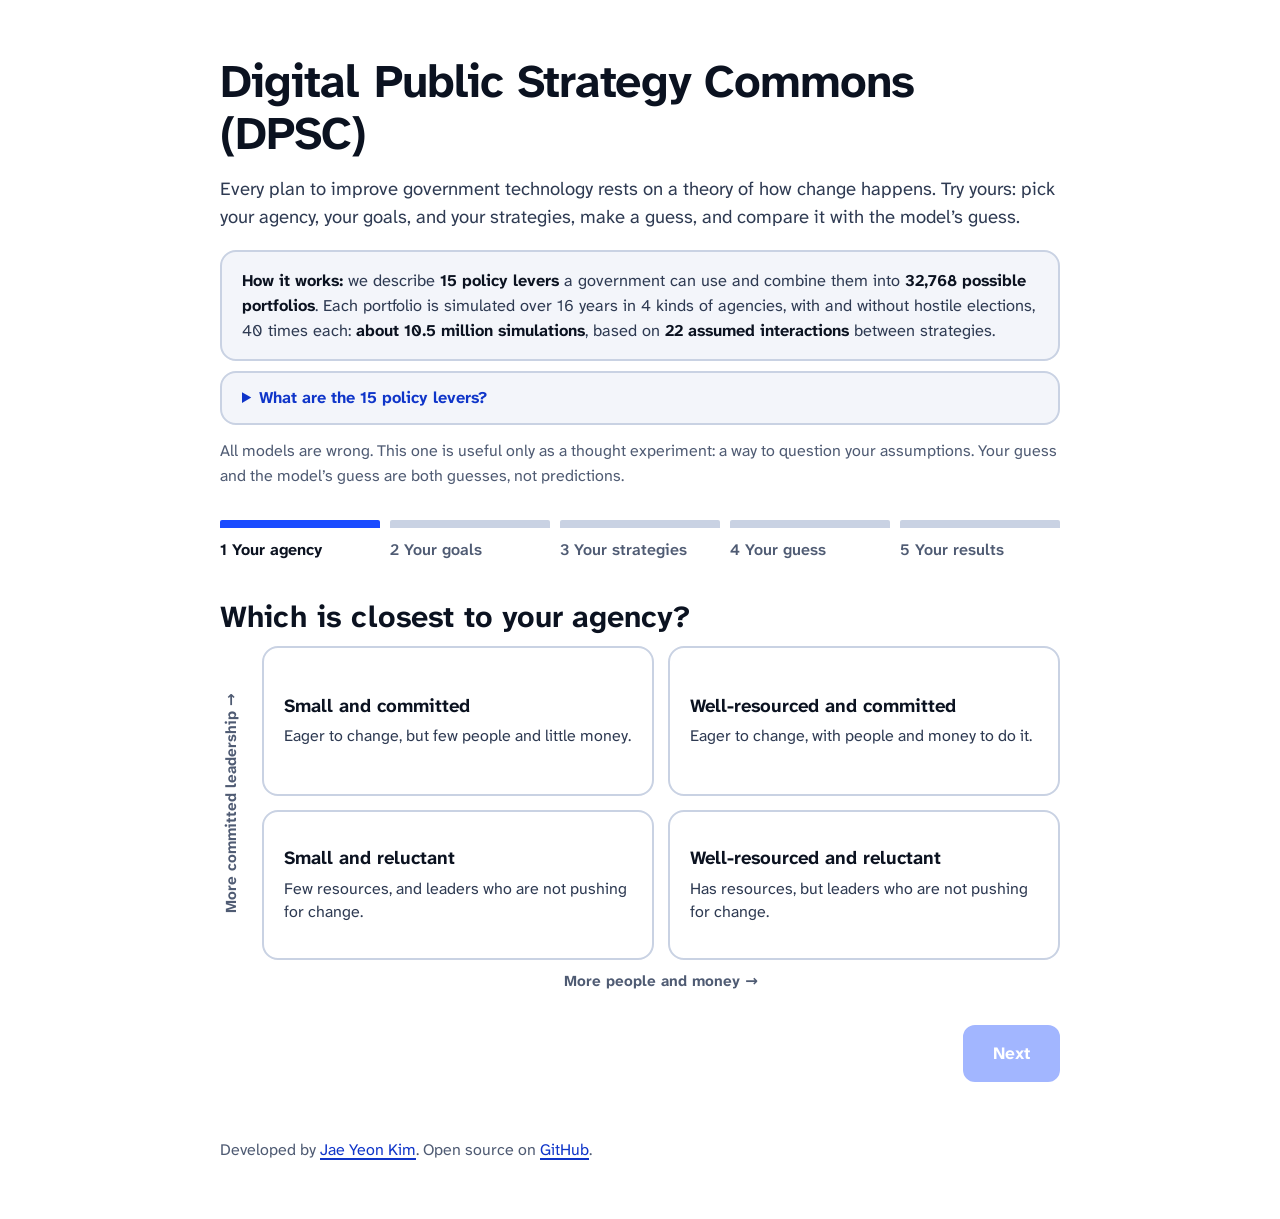
<file: docs/index.html>
<!doctype html>
<html lang="en">
<head>
  <meta charset="utf-8">
  <meta name="viewport" content="width=device-width, initial-scale=1">
  <title>Digital Public Strategy Commons (DPSC)</title>
  <meta name="description" content="Pick your agency, your goals, and your strategies. Make a guess, then see what the model suggests.">
  <link rel="preconnect" href="https://fonts.googleapis.com">
  <link rel="preconnect" href="https://fonts.gstatic.com" crossorigin>
  <link href="https://fonts.googleapis.com/css2?family=Atkinson+Hyperlegible+Next:wght@400;600;700&display=swap" rel="stylesheet">
  <link rel="stylesheet" href="assets/style.css">
  <link rel="icon" href="data:image/svg+xml,%3Csvg xmlns='http://www.w3.org/2000/svg' viewBox='0 0 32 32'%3E%3Crect width='32' height='32' rx='7' fill='%232a78d6'/%3E%3Cpath d='M8 22l6-7 4 4 6-9' stroke='white' stroke-width='3' fill='none' stroke-linecap='round' stroke-linejoin='round'/%3E%3C/svg%3E">
</head>
<body>
<main class="page">
  <header class="intro">
    <h1>Digital Public Strategy Commons (DPSC)</h1>
    <p class="lede">Every plan to improve government technology rests on a theory of how change happens. Try yours: pick your agency, your goals, and your strategies, make a guess, and compare it with the model’s guess.</p>
    <p class="method" id="method">How it works: we describe a set of policy levers a government can use, combine them into every possible portfolio, and simulate each one many times based on assumed interactions between strategies.</p>
    <details class="levers-note">
      <summary id="levers-summary">What are the policy levers?</summary>
      <ul id="levers-list"></ul>
    </details>
    <p class="note">All models are wrong. This one is useful only as a thought experiment: a way to question your assumptions. Your guess and the model’s guess are both guesses, not predictions.</p>
  </header>

  <ol class="progress" aria-label="Steps">
    <li data-step="1">Your agency</li>
    <li data-step="2">Your goals</li>
    <li data-step="3">Your strategies</li>
    <li data-step="4">Your guess</li>
    <li data-step="5">Your results</li>
  </ol>

  <section class="step" data-step="1">
    <h2>Which is closest to your agency?</h2>
    <div class="matrix" role="radiogroup" aria-label="Agency type">
      <span class="axis-y">More committed leadership</span>
      <span class="axis-x">More people and money</span>
      <div class="quadrants" id="agencies"></div>
    </div>
  </section>

  <section class="step" data-step="2" hidden>
    <h2>What do you most want to achieve?</h2>
    <p class="hint">Choose one or more.</p>
    <div class="cards" id="goals"></div>
    <h2 class="second-question">How much can you invest?</h2>
    <p class="hint">Every strategy takes time, money, and effort. What you can invest limits how many you can take on.</p>
    <div class="cards" id="levels" role="radiogroup" aria-label="How much you can invest"></div>
    <details class="effort-panel budget-panel" id="budget-panel">
      <summary id="budget-summary">Customize your budget</summary>
      <p class="hint">Budgets and priorities differ by agency. Set your own instead of the three choices above.</p>
      <div class="budget-setting">
        <label for="budget-range"><strong>Effort you can spend</strong><span>Each strategy uses 1 to 4 dots of time, money, and effort.</span></label>
        <div class="range-row"><input type="range" id="budget-range" min="1" max="20" step="1"><output id="budget-value" for="budget-range"></output></div>
      </div>
      <div class="budget-setting">
        <p><strong>How much should spending count against results?</strong></p>
        <div class="effort-choices" id="weight-choices" role="radiogroup" aria-label="How much spending counts"></div>
      </div>
      <button type="button" class="button secondary small-button" id="budget-reset">Use the choice above instead</button>
    </details>
  </section>

  <section class="step" data-step="3" hidden>
    <h2>Which strategies would you try?</h2>
    <p class="hint">Each strategy shows the time, money, and effort it takes. Choose what fits your investment.</p>
    <div class="budget" id="budget" aria-live="polite"></div>
    <details class="effort-panel" id="effort-panel">
      <summary>Adjust effort for your agency</summary>
      <p class="hint">Effort depends on your agency. Passing a law may be routine in one place and nearly impossible in another. These ratings are our starting guesses; change any of them to fit your situation.</p>
      <div id="effort-rows"></div>
      <button type="button" class="button secondary small-button" id="effort-reset">Reset to our starting guesses</button>
    </details>
    <div class="cards strategies" id="strategies"></div>
  </section>

  <section class="step" data-step="4" hidden>
    <h2>How do you think your plan compares?</h2>
    <p class="hint" id="plan-summary"></p>
    <p class="hint">Compared with other plans that use the same number of strategies, how will yours do for each goal?</p>
    <div id="guesses"></div>
  </section>

  <nav class="step-buttons">
    <button type="button" class="button secondary" id="back">Back</button>
    <button type="button" class="button" id="next" disabled>Next</button>
  </nav>
</main>
<footer class="page footer">
  <p>Developed by <a href="https://jaeyk.github.io/">Jae Yeon Kim</a>. Open source on <a href="https://github.com/jaeyk/digital_public_strategy_commons">GitHub</a>.</p>
</footer>
<script type="module" src="assets/steps.js"></script>
</body>
</html>
</file>
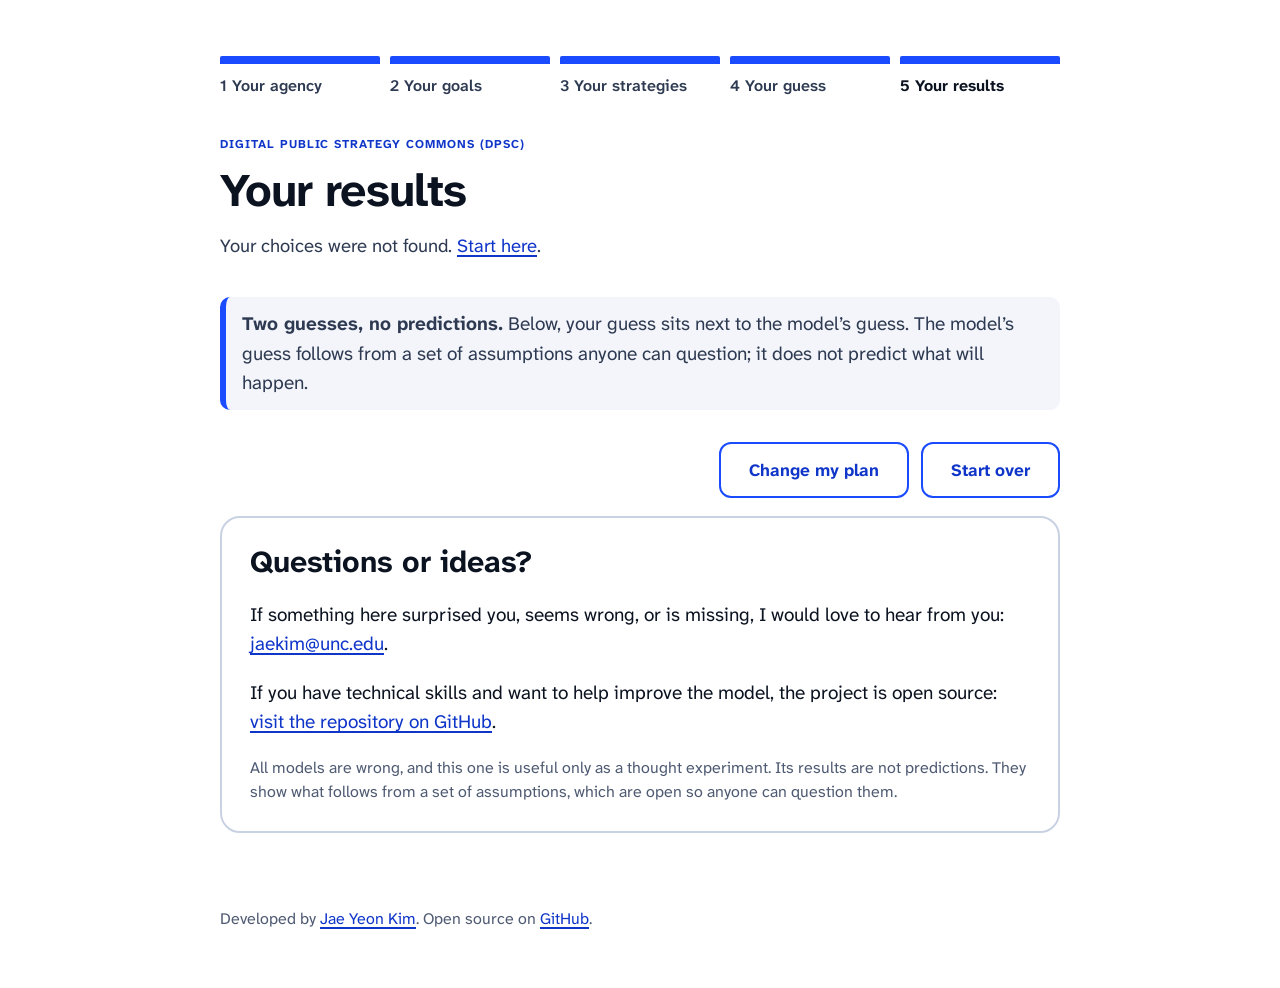
<file: docs/results.html>
<!doctype html>
<html lang="en">
<head>
  <meta charset="utf-8">
  <meta name="viewport" content="width=device-width, initial-scale=1">
  <title>Your results - Digital Public Strategy Commons (DPSC)</title>
  <meta name="description" content="Compare your guess with what the model suggests, and see why.">
  <link rel="preconnect" href="https://fonts.googleapis.com">
  <link rel="preconnect" href="https://fonts.gstatic.com" crossorigin>
  <link href="https://fonts.googleapis.com/css2?family=Atkinson+Hyperlegible+Next:wght@400;600;700&display=swap" rel="stylesheet">
  <link rel="stylesheet" href="assets/style.css">
  <link rel="icon" href="data:image/svg+xml,%3Csvg xmlns='http://www.w3.org/2000/svg' viewBox='0 0 32 32'%3E%3Crect width='32' height='32' rx='7' fill='%232a78d6'/%3E%3Cpath d='M8 22l6-7 4 4 6-9' stroke='white' stroke-width='3' fill='none' stroke-linecap='round' stroke-linejoin='round'/%3E%3C/svg%3E">
</head>
<body>
<main class="page">
  <ol class="progress" aria-label="Steps">
    <li data-step="1" class="done">Your agency</li>
    <li data-step="2" class="done">Your goals</li>
    <li data-step="3" class="done">Your strategies</li>
    <li data-step="4" class="done">Your guess</li>
    <li data-step="5" class="current" aria-current="step">Your results</li>
  </ol>
  <header class="intro">
    <p class="eyebrow"><a href="index.html">Digital Public Strategy Commons (DPSC)</a></p>
    <h1>Your results</h1>
    <p class="lede" id="summary">Working it out...</p>
    <nav class="cost-switch" id="cost-switch" aria-label="How much you can invest"></nav>
    <p class="both-guesses"><strong>Two guesses, no predictions.</strong> Below, your guess sits next to the model’s guess. The model’s guess follows from a set of assumptions anyone can question; it does not predict what will happen.</p>
  </header>

  <div id="results" aria-live="polite"></div>

  <section class="suggestion" id="suggestion" hidden></section>

  <div class="step-buttons">
    <a class="button secondary" id="edit-plan" href="index.html">Change my plan</a>
    <a class="button secondary" href="index.html">Start over</a>
  </div>

  <section class="network" id="network" hidden>
    <h2>How the 15 levers connect</h2>
    <p class="hint">Some strategies need others, some work better together, and some pull against each other. Your plan is filled in. Tap or hover a lever to see its connections.</p>
    <ul class="network-legend" aria-label="Legend">
      <li><svg width="44" height="14" aria-hidden="true"><line x1="2" y1="7" x2="34" y2="7" class="edge needs"/><path d="M34 2 L42 7 L34 12 Z" class="arrow needs"/></svg> needs</li>
      <li><svg width="44" height="14" aria-hidden="true"><line x1="2" y1="7" x2="42" y2="7" class="edge together"/></svg> works better with</li>
      <li><svg width="44" height="14" aria-hidden="true"><line x1="2" y1="7" x2="42" y2="7" class="edge against"/></svg> pulls against</li>
    </ul>
    <div class="network-layout">
      <div class="network-graph" id="network-graph"></div>
      <div class="network-panel" id="network-panel" aria-live="polite"></div>
    </div>
    <h3>Levers that shape all the others</h3>
    <ul class="network-all" id="network-all"></ul>
  </section>

  <section class="closing">
    <h2>Questions or ideas?</h2>
    <p>If something here surprised you, seems wrong, or is missing, I would love to hear from you: <a href="mailto:jaekim@unc.edu?subject=Digital%20Public%20Strategy%20Commons">jaekim@unc.edu</a>.</p>
    <p>If you have technical skills and want to help improve the model, the project is open source: <a href="https://github.com/jaeyk/digital_public_strategy_commons">visit the repository on GitHub</a>.</p>
    <p class="note">All models are wrong, and this one is useful only as a thought experiment. Its results are not predictions. They show what follows from a set of assumptions, which are open so anyone can question them.</p>
  </section>
</main>
<footer class="page footer">
  <p>Developed by <a href="https://jaeyk.github.io/">Jae Yeon Kim</a>. Open source on <a href="https://github.com/jaeyk/digital_public_strategy_commons">GitHub</a>.</p>
</footer>
<script type="module" src="assets/results.js"></script>
</body>
</html>
</file>
<file: docs/assets/style.css>
/* Digital Public Strategy Commons (DPSC) - styles.
   Tokens match the Figma file "DPSC website: design system and screens" (collection "DPSC color",
   text styles "DPSC/*"). Every text and accent color passes WCAG AA (4.5:1) in light and dark mode.
   Font: Atkinson Hyperlegible Next, designed by the Braille Institute for legibility. */
:root {
  color-scheme: light;
  --bg: #ffffff;
  --surface: #f3f5fa;
  --border: #c9d2e3;
  --ink: #0b1220;
  --ink-2: #2e3a52;
  --muted: #4f5b73;
  --primary: #1a4bff;
  --primary-strong: #0f35c9;
  --primary-soft: #e6ecff;
  --on-primary: #ffffff;
  --guess: #c2410c;
  --guess-soft: #fff1e8;
  --backfires: #c81e1e;
  --below: #b45309;
  --above: #15803d;
  --best: #0e6b3a;
  --backfires-soft: #fdecec;
  --below-soft: #fff4e5;
  --above-soft: #e8f7ee;
  --best-soft: #dcf5e7;
  --font: "Atkinson Hyperlegible Next", "Atkinson Hyperlegible", system-ui, -apple-system, "Segoe UI", sans-serif;
  --radius: 16px;
}
@media (prefers-color-scheme: dark) {
  :root:not([data-theme="light"]) {
    color-scheme: dark;
    --bg: #0e1220;
    --surface: #171c2e;
    --border: #2e3650;
    --ink: #f5f7fc;
    --ink-2: #d4dae8;
    --muted: #aeb7cb;
    --primary: #6e8bff;
    --primary-strong: #9cb0ff;
    --primary-soft: #1d2a5c;
    --on-primary: #0e1220;
    --guess: #ff8a4c;
    --guess-soft: #3a2316;
    --backfires: #ff6b6b;
    --below: #f5a524;
    --above: #4ade80;
    --best: #34d399;
    --backfires-soft: #3a1a1e;
    --below-soft: #3a2a12;
    --above-soft: #12301f;
    --best-soft: #0f3326;
  }
}
:root[data-theme="dark"] {
  color-scheme: dark;
  --bg: #0e1220;
  --surface: #171c2e;
  --border: #2e3650;
  --ink: #f5f7fc;
  --ink-2: #d4dae8;
  --muted: #aeb7cb;
  --primary: #6e8bff;
  --primary-strong: #9cb0ff;
  --primary-soft: #1d2a5c;
  --on-primary: #0e1220;
  --guess: #ff8a4c;
  --guess-soft: #3a2316;
  --backfires: #ff6b6b;
  --below: #f5a524;
  --above: #4ade80;
  --best: #34d399;
  --backfires-soft: #3a1a1e;
  --below-soft: #3a2a12;
  --above-soft: #12301f;
  --best-soft: #0f3326;
}

/* Type scale (DPSC/* text styles): Display 46, Heading 30, Title 22, Lede 22, Body 19, Label 18, Small 16, Overline 14. */
* { box-sizing: border-box; }
body { margin: 0; background: var(--bg); color: var(--ink); font: 400 19px/1.55 var(--font); -webkit-font-smoothing: antialiased; }
a { color: var(--primary-strong); text-underline-offset: 3px; text-decoration-thickness: 2px; }
h1 { font-size: clamp(2.1rem, 5.5vw, 2.9rem); font-weight: 700; line-height: 1.12; letter-spacing: -0.02em; margin: 0 0 16px; }
h2 { font-size: clamp(1.55rem, 3.6vw, 1.9rem); font-weight: 700; line-height: 1.2; margin: 0 0 10px; }
h3 { font-size: 1.15rem; font-weight: 700; margin: 22px 0 8px; color: var(--ink-2); }
.page { max-width: 880px; margin: 0 auto; padding: 56px 20px 40px; }
.intro { margin-bottom: 32px; }
.lede { font-size: 1.16rem; line-height: 1.5; color: var(--ink-2); margin: 0; }
.eyebrow { font-size: 0.75rem; font-weight: 700; letter-spacing: 0.08em; text-transform: uppercase; margin: 0 0 12px; }
.eyebrow a { color: var(--primary-strong); text-decoration: none; }
.hint { color: var(--ink-2); margin: 0 0 18px; }
.note { color: var(--muted); font-size: 1rem; margin: 14px 0 0; }

/* Method box and lever list */
.method, .levers-note {
  margin: 18px 0 0; padding: 16px 20px; background: var(--surface); border: 2px solid var(--border); border-radius: var(--radius);
  font-size: 1.02rem; color: var(--ink-2);
}
.method strong, .levers-note strong { color: var(--ink); }
.levers-note { margin-top: 10px; padding: 12px 20px; }
.levers-note summary { cursor: pointer; font-weight: 700; color: var(--primary-strong); }
.levers-note ul { margin: 12px 0 4px; padding-left: 1.2em; display: grid; gap: 8px; }

/* Progress: five steps */
.progress { display: grid; grid-template-columns: repeat(5, 1fr); gap: 10px; list-style: none; padding: 0; margin: 0 0 36px; counter-reset: step; }
.progress li { font-size: 1rem; font-weight: 600; color: var(--muted); padding-top: 10px; border-top: 8px solid var(--border); border-radius: 2px; counter-increment: step; }
.progress li::before { content: counter(step) "  "; }
.progress li.done { border-color: var(--primary); color: var(--ink-2); }
.progress li.current { border-color: var(--primary); color: var(--ink); font-weight: 700; }
@media (max-width: 620px) { .progress li { font-size: 0.85rem; } }

/* Choice cards */
.cards { display: grid; gap: 14px; grid-template-columns: repeat(auto-fit, minmax(250px, 1fr)); }
.card {
  display: flex; flex-direction: column; gap: 6px; text-align: left; font: inherit; color: var(--ink);
  background: var(--bg); border: 2px solid var(--border); border-radius: var(--radius); padding: 18px 20px; cursor: pointer;
  transition: border-color 0.15s, background 0.15s, box-shadow 0.15s;
}
.card strong { font-size: 1.16rem; line-height: 1.3; }
.card span { color: var(--ink-2); font-size: 1rem; line-height: 1.45; }
.card:hover:not(:disabled) { border-color: var(--primary); box-shadow: 0 2px 0 var(--primary); }
.card[aria-checked="true"] { border: 3px solid var(--primary); padding: 17px 19px; background: var(--primary-soft); }
.card[aria-checked="true"] strong { color: var(--primary-strong); }
.card[aria-checked="true"] strong::before {
  content: ""; display: inline-block; width: 0.5em; height: 0.85em; margin: 0 0.55em 0 0.1em; vertical-align: -0.05em;
  border: solid var(--primary-strong); border-width: 0 0.18em 0.18em 0; transform: rotate(45deg);
}
.card:disabled { opacity: 0.4; cursor: not-allowed; }
.card .effort { display: inline-flex; align-items: center; gap: 8px; font-style: normal; font-size: 0.9rem; font-weight: 600; color: var(--muted); margin-top: 6px; }
.pips { display: inline-flex; gap: 4px; }
.pips i { width: 11px; height: 11px; border-radius: 50%; border: 2px solid currentColor; display: inline-block; }
.pips i.on { background: currentColor; }
.card .effort.heavy { color: var(--guess); }

/* 2 x 2 matrix */
.matrix { display: grid; grid-template-columns: 32px 1fr; grid-template-rows: 1fr auto; gap: 10px; }
.matrix .quadrants { grid-column: 2; grid-row: 1; display: grid; grid-template-columns: 1fr 1fr; gap: 14px; }
.matrix .quadrants .card { min-height: 150px; justify-content: center; }
.axis-y { grid-column: 1; grid-row: 1; writing-mode: vertical-rl; transform: rotate(180deg); text-align: center; font-size: 0.95rem; color: var(--muted); font-weight: 700; }
.axis-x { grid-column: 2; grid-row: 2; text-align: center; font-size: 0.95rem; color: var(--muted); font-weight: 700; }
.axis-y::after, .axis-x::after { content: "  \2192"; }
@media (max-width: 560px) { .matrix .quadrants { grid-template-columns: 1fr; } }

/* Investment meter */
.second-question { margin-top: 36px; }
.budget {
  display: flex; flex-wrap: wrap; align-items: center; gap: 10px 16px; padding: 16px 22px; margin: 0 0 18px;
  background: var(--surface); border: 2px solid var(--border); border-radius: var(--radius); position: sticky; top: 10px; z-index: 2;
}
.budget-label { font-weight: 700; }
.budget-dots { display: inline-flex; gap: 6px; }
.budget-dots i { width: 22px; height: 22px; border-radius: 50%; border: 3px solid var(--primary); display: inline-block; }
.budget-dots i.on { background: var(--primary); }
.budget-dots i.over { background: var(--backfires); border-color: var(--backfires); }
.budget-text { color: var(--ink-2); }

/* Adjustable effort ratings */
.effort-panel { margin: 0 0 18px; padding: 14px 20px; background: var(--bg); border: 2px solid var(--border); border-radius: var(--radius); }
.effort-panel summary { cursor: pointer; font-weight: 700; color: var(--primary-strong); font-size: 1.05rem; }
.effort-panel[open] summary { margin-bottom: 10px; }
.effort-row { display: grid; grid-template-columns: minmax(0, 1fr) auto; gap: 8px 16px; align-items: center; padding: 12px 0; border-top: 1px solid var(--border); }
.effort-row.changed .effort-name strong::after { content: "  your rating"; font-size: 0.78rem; font-weight: 700; color: var(--guess); }
.effort-name { display: flex; flex-direction: column; }
.effort-name span { font-size: 0.9rem; color: var(--muted); line-height: 1.35; }
.effort-choices { display: flex; flex-wrap: wrap; gap: 6px; }
.effort-choices button {
  display: inline-flex; align-items: center; gap: 6px; font: inherit; font-size: 0.85rem; font-weight: 600; padding: 6px 10px;
  border: 2px solid var(--border); border-radius: 999px; background: var(--bg); color: var(--ink-2); cursor: pointer;
}
.effort-choices button .pips i { width: 10px; height: 10px; border-width: 1.5px; }
.effort-choices button[aria-checked="true"] { border-color: var(--primary); background: var(--primary-soft); color: var(--primary-strong); }
.small-button { font-size: 0.95rem; padding: 8px 16px; margin-top: 12px; }
@media (max-width: 700px) { .effort-row { grid-template-columns: 1fr; } }

.budget-panel { margin-top: 16px; }
.budget-setting { padding: 12px 0; border-top: 1px solid var(--border); }
.budget-setting p { margin: 0 0 8px; }
.budget-setting label { display: flex; flex-direction: column; margin-bottom: 6px; }
.budget-setting label span { font-size: 0.9rem; color: var(--muted); }
.range-row { display: flex; align-items: center; gap: 14px; }
.range-row input[type="range"] { flex: 1; accent-color: var(--primary); height: 28px; }
.range-row output { font-weight: 700; min-width: 5.5em; color: var(--primary-strong); }

/* Guess */
.guess { border: 2px solid var(--border); border-radius: var(--radius); padding: 14px 18px 18px; margin: 0 0 16px; background: var(--bg); }
.guess legend { font-weight: 700; font-size: 1.16rem; padding: 0 8px; }
.scale { display: grid; grid-template-columns: repeat(4, 1fr); gap: 10px; }
.scale button {
  display: flex; flex-direction: column; gap: 4px; text-align: left; font: inherit; padding: 12px 14px; border-radius: 12px;
  border: 2px solid var(--border); background: var(--bg); color: var(--ink); cursor: pointer;
}
.scale button strong { font-size: 1.02rem; }
.scale button span { font-size: 0.9rem; color: var(--muted); line-height: 1.35; }
.scale button:hover { border-color: var(--guess); }
.scale button[aria-pressed="true"] { border: 3px solid var(--guess); padding: 11px 13px; background: var(--guess-soft); }
@media (max-width: 620px) { .scale { grid-template-columns: 1fr 1fr; } }

/* Buttons */
.step-buttons { display: flex; justify-content: flex-end; gap: 12px; margin-top: 32px; flex-wrap: wrap; }
.button {
  display: inline-block; font: inherit; font-size: 1.08rem; font-weight: 700; padding: 13px 28px; border-radius: 12px; cursor: pointer;
  border: 2px solid var(--primary); background: var(--primary); color: var(--on-primary); text-decoration: none;
}
.button:hover:not(:disabled) { background: var(--primary-strong); border-color: var(--primary-strong); }
.button.secondary { background: var(--bg); color: var(--primary-strong); }
.button.secondary:hover { background: var(--primary-soft); }
.button:disabled { opacity: 0.4; cursor: not-allowed; }
.button[hidden] { display: none; }

/* Results */
.result, .suggestion, .closing { background: var(--bg); border: 2px solid var(--border); border-radius: 20px; padding: 26px 28px; margin-bottom: 18px; }
.goal-text { color: var(--ink-2); margin: 0 0 10px; }
.basis { color: var(--muted); font-size: 1rem; margin: 0 0 8px; }
.both-guesses { background: var(--surface); border-left: 6px solid var(--primary); border-radius: 10px; padding: 12px 16px; margin: 20px 0 0; color: var(--ink-2); }
.meter { display: grid; grid-template-columns: repeat(4, 1fr); gap: 10px; margin: 10px 0 14px; }
.meter-cell {
  --c: var(--border); --soft: var(--surface);
  background: var(--soft); border: 2px solid var(--c); border-radius: 12px; padding: 0 12px 12px; min-height: 96px;
  display: flex; flex-direction: column; gap: 8px; opacity: 0.5;
}
.meter-cell::before { content: ""; display: block; height: 7px; margin: 0 -12px 2px; border-radius: 9px 9px 0 0; background: var(--c); }
.meter-cell.v-backfires { --c: var(--backfires); --soft: var(--backfires-soft); }
.meter-cell.v-below { --c: var(--below); --soft: var(--below-soft); }
.meter-cell.v-above { --c: var(--above); --soft: var(--above-soft); }
.meter-cell.v-best { --c: var(--best); --soft: var(--best-soft); }
.meter-cell.model, .meter-cell.guess { opacity: 1; border-width: 3px; }
.meter-label { font-weight: 700; font-size: 1rem; line-height: 1.25; color: var(--ink); }
.badges { display: flex; flex-wrap: wrap; gap: 6px; margin-top: auto; }
.badge { font-size: 0.82rem; font-weight: 700; border-radius: 999px; padding: 2px 10px; color: var(--on-primary); }
.badge.you { background: var(--guess); }
.badge.model { background: var(--primary); }
.headline { font-weight: 700; font-size: 1.25rem; margin: 4px 0 0; }
.reasons { margin: 0; padding-left: 0; list-style: none; display: grid; gap: 10px; }
.reasons li { padding-left: 32px; position: relative; }
.reasons li::before { position: absolute; left: 4px; top: -2px; font-weight: 700; font-size: 1.3rem; }
.reasons li.helps::before { content: "+"; color: var(--above); }
.reasons li.hurts::before { content: "\2212"; color: var(--backfires); }
.suggestion { border: 3px solid var(--primary); background: var(--primary-soft); }
.suggestion ul { padding-left: 1.2em; }
.closing { margin-top: 18px; }
.closing h2 { margin-top: 0; }
.cost-switch { display: flex; flex-wrap: wrap; gap: 8px; align-items: center; margin: 16px 0 0; color: var(--ink-2); }
.cost-switch a { padding: 6px 16px; border: 2px solid var(--border); border-radius: 999px; text-decoration: none; color: var(--ink-2); background: var(--bg); font-weight: 600; }
.cost-switch a[aria-current="true"] { border-color: var(--primary); color: var(--primary-strong); background: var(--primary-soft); }
.cost-switch .too-small { color: var(--muted); font-size: 0.92rem; padding: 6px 4px; }
.small { font-size: 0.95rem; }
@media (max-width: 620px) { .meter { grid-template-columns: 1fr 1fr; } .result, .suggestion, .closing { padding: 20px; } }

/* Map of how the levers connect */
.network { background: var(--bg); border: 2px solid var(--border); border-radius: 20px; padding: 26px 28px; margin-top: 18px; }
.network h2 { margin-top: 0; }
.network-legend { display: flex; flex-wrap: wrap; gap: 8px 22px; list-style: none; padding: 0; margin: 0 0 8px; font-weight: 600; color: var(--ink-2); }
.network-legend li { display: inline-flex; align-items: center; gap: 8px; }
.network-layout { display: grid; grid-template-columns: 1fr; gap: 16px; }
.network-graph svg { width: 100%; height: auto; display: block; overflow: visible; }
.edge { stroke-width: 3; fill: none; transition: opacity 0.15s; }
.edge.needs { stroke: var(--primary); }
.edge.together { stroke: var(--above); }
.edge.against { stroke: var(--backfires); stroke-dasharray: 7 6; }
.arrow.needs { fill: var(--primary); }
.edge.dim { opacity: 0.12; }
.edge.lit { stroke-width: 4.5; }
.node { cursor: pointer; transition: opacity 0.15s; }
.node circle { fill: var(--bg); stroke: var(--ink-2); stroke-width: 3; }
.node.in-plan circle { fill: var(--primary); stroke: var(--primary); }
.node text { font: 700 19px var(--font); fill: var(--ink); }
.node.selected circle { stroke: var(--guess); stroke-width: 5; }
.node.selected text { fill: var(--primary-strong); text-decoration: underline; }
.node.dim { opacity: 0.35; }
.node:focus { outline: none; }
.node:focus-visible circle { stroke: var(--guess); stroke-width: 5; }
.network-panel { background: var(--surface); border: 2px solid var(--border); border-radius: var(--radius); padding: 16px 18px; }
.network-panel h3 { margin: 0 0 8px; color: var(--ink); font-size: 1.2rem; }
.network-panel ul { margin: 0 0 10px; padding-left: 1.1em; display: grid; gap: 6px; }
.panel-kind { margin: 10px 0 4px; font-weight: 700; }
.panel-kind.needs, .panel-kind.neededBy { color: var(--primary-strong); }
.panel-kind.together { color: var(--above); }
.panel-kind.against { color: var(--backfires); }
.panel-all { margin: 10px 0 0; padding-top: 10px; border-top: 2px solid var(--border); }
.in-plan-tag { font-size: 0.8rem; font-weight: 700; color: var(--on-primary); background: var(--primary); border-radius: 999px; padding: 2px 10px; vertical-align: middle; }
.network-all { margin: 0; padding-left: 1.2em; display: grid; gap: 8px; color: var(--ink-2); }

.footer { padding-top: 0; color: var(--muted); font-size: 1rem; }
:focus-visible { outline: 3px solid var(--primary); outline-offset: 3px; }
</file>
